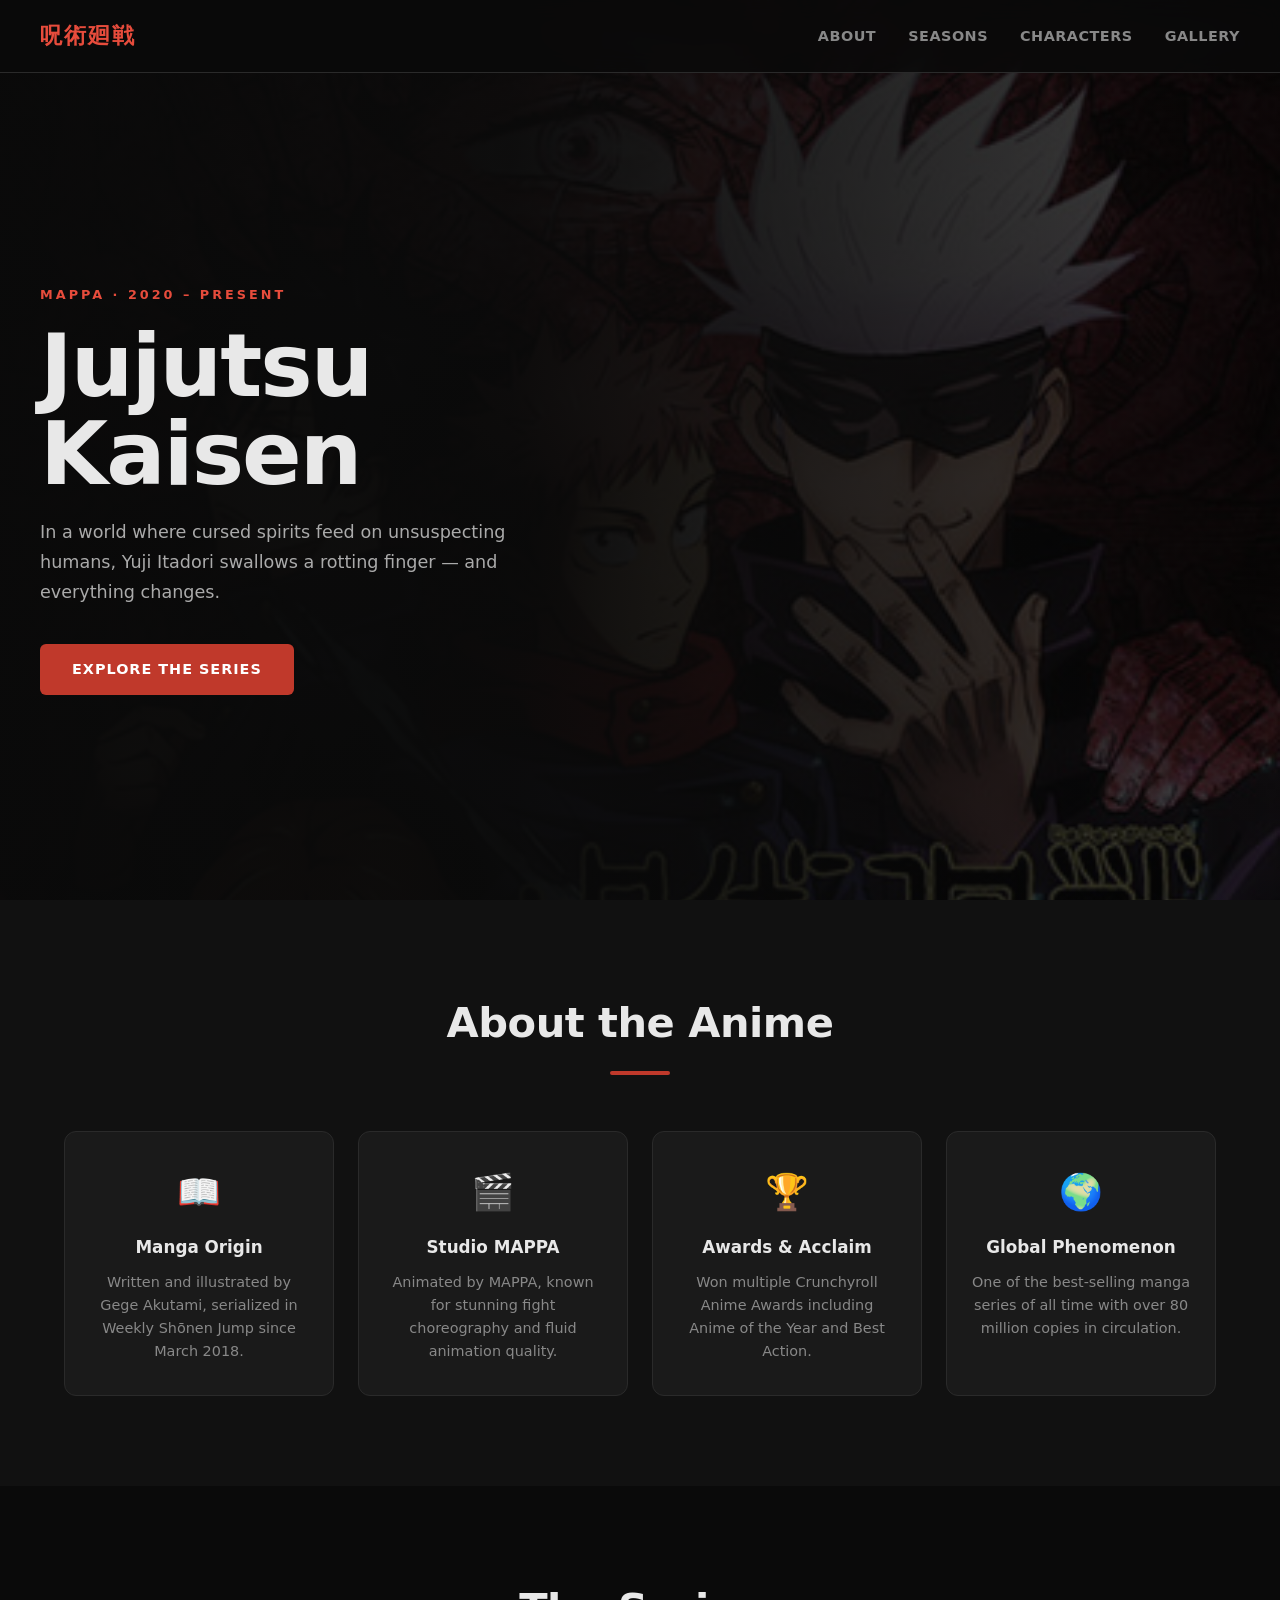
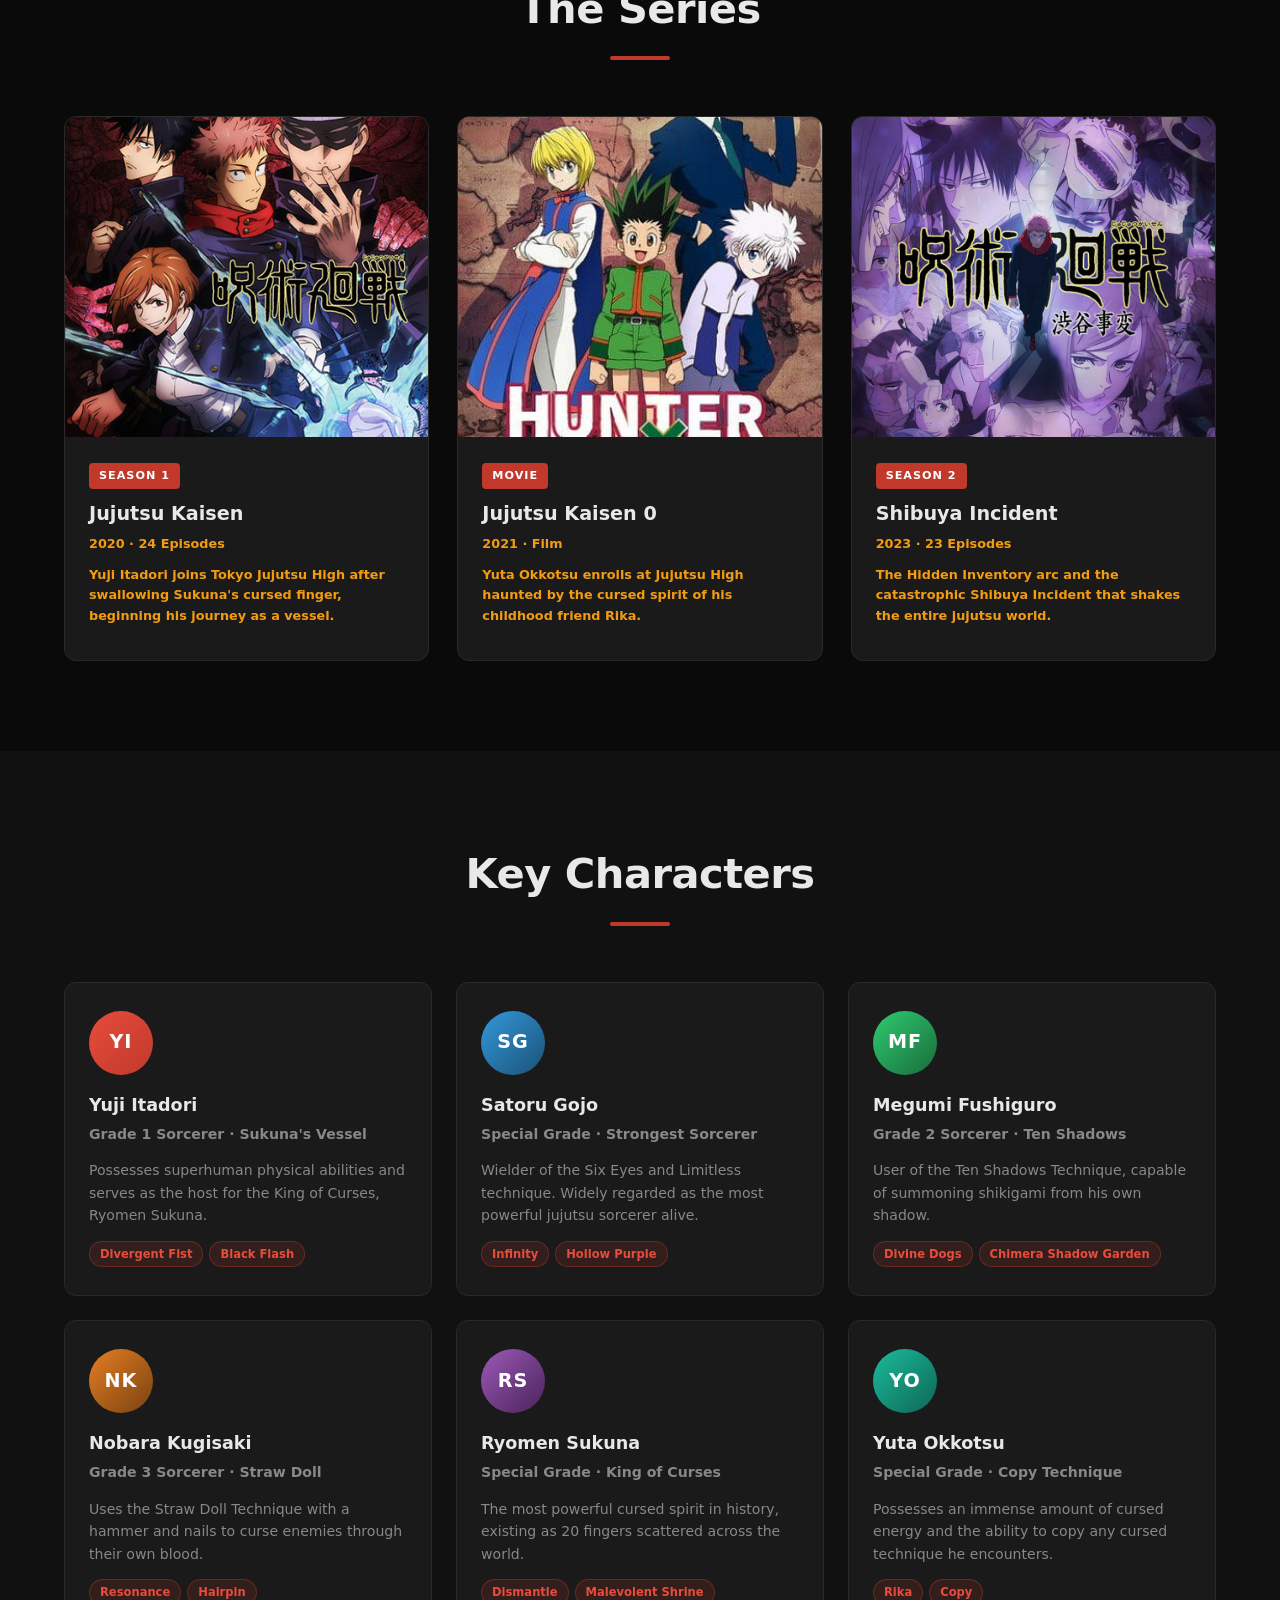
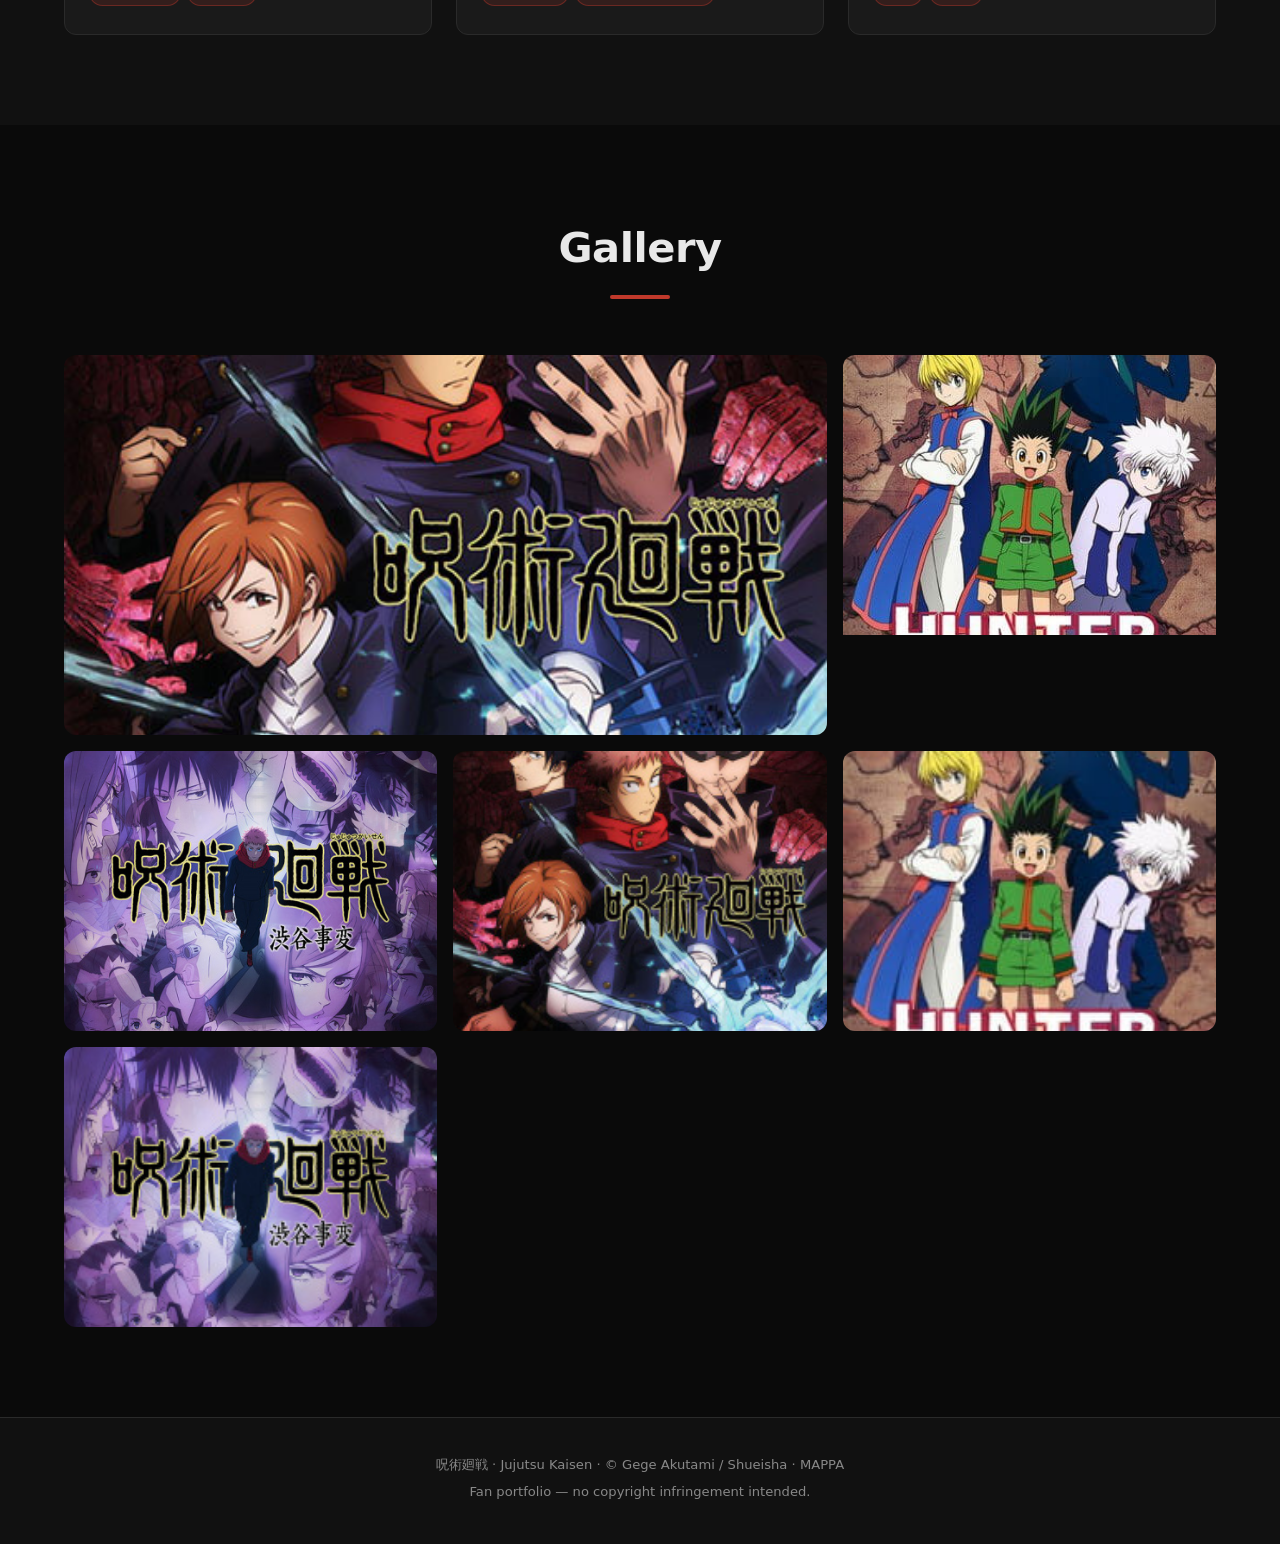
<file: jujutsu-kaisen/index.html>
<!DOCTYPE html>
<html lang="en">
<head>
  <meta charset="UTF-8" />
  <meta name="viewport" content="width=device-width, initial-scale=1.0" />
  <title>Jujutsu Kaisen | Anime Portfolio</title>
  <link rel="stylesheet" href="style.css" />
</head>
<body>

  <!-- NAV -->
  <nav class="navbar">
    <div class="nav-logo">呪術廻戦</div>
    <ul class="nav-links">
      <li><a href="#about">About</a></li>
      <li><a href="#seasons">Seasons</a></li>
      <li><a href="#characters">Characters</a></li>
      <li><a href="#gallery">Gallery</a></li>
    </ul>
    <div class="hamburger" id="hamburger">&#9776;</div>
  </nav>

  <!-- HERO -->
  <section class="hero">
    <div class="hero-overlay"></div>
    <div class="hero-content">
      <p class="hero-tag">MAPPA · 2020 – Present</p>
      <h1>Jujutsu Kaisen</h1>
      <p class="hero-sub">In a world where cursed spirits feed on unsuspecting humans, Yuji Itadori swallows a rotting finger — and everything changes.</p>
      <a href="#seasons" class="btn-primary">Explore the Series</a>
    </div>
    <img src="images/jjk-s1.jpg" alt="Jujutsu Kaisen Season 1" class="hero-bg-img" />
  </section>

  <!-- ABOUT -->
  <section class="about section" id="about">
    <div class="container">
      <h2 class="section-title">About the Anime</h2>
      <div class="about-grid">
        <div class="about-card">
          <span class="about-icon">📖</span>
          <h3>Manga Origin</h3>
          <p>Written and illustrated by Gege Akutami, serialized in Weekly Shōnen Jump since March 2018.</p>
        </div>
        <div class="about-card">
          <span class="about-icon">🎬</span>
          <h3>Studio MAPPA</h3>
          <p>Animated by MAPPA, known for stunning fight choreography and fluid animation quality.</p>
        </div>
        <div class="about-card">
          <span class="about-icon">🏆</span>
          <h3>Awards & Acclaim</h3>
          <p>Won multiple Crunchyroll Anime Awards including Anime of the Year and Best Action.</p>
        </div>
        <div class="about-card">
          <span class="about-icon">🌍</span>
          <h3>Global Phenomenon</h3>
          <p>One of the best-selling manga series of all time with over 80 million copies in circulation.</p>
        </div>
      </div>
    </div>
  </section>

  <!-- SEASONS -->
  <section class="seasons section" id="seasons">
    <div class="container">
      <h2 class="section-title">The Series</h2>
      <div class="seasons-grid">
        <div class="season-card">
          <img src="images/jjk-s1.jpg" alt="Season 1" />
          <div class="season-info">
            <span class="season-badge">Season 1</span>
            <h3>Jujutsu Kaisen</h3>
            <p>2020 · 24 Episodes</p>
            <p class="season-desc">Yuji Itadori joins Tokyo Jujutsu High after swallowing Sukuna's cursed finger, beginning his journey as a vessel.</p>
          </div>
        </div>
        <div class="season-card">
          <img src="images/jjk-movie.jpg" alt="JJK 0 Movie" />
          <div class="season-info">
            <span class="season-badge">Movie</span>
            <h3>Jujutsu Kaisen 0</h3>
            <p>2021 · Film</p>
            <p class="season-desc">Yuta Okkotsu enrolls at Jujutsu High haunted by the cursed spirit of his childhood friend Rika.</p>
          </div>
        </div>
        <div class="season-card">
          <img src="images/jjk-s2.jpg" alt="Season 2" />
          <div class="season-info">
            <span class="season-badge">Season 2</span>
            <h3>Shibuya Incident</h3>
            <p>2023 · 23 Episodes</p>
            <p class="season-desc">The Hidden Inventory arc and the catastrophic Shibuya Incident that shakes the entire jujutsu world.</p>
          </div>
        </div>
      </div>
    </div>
  </section>

  <!-- CHARACTERS -->
  <section class="characters section" id="characters">
    <div class="container">
      <h2 class="section-title">Key Characters</h2>
      <div class="chars-grid">
        <div class="char-card">
          <div class="char-avatar" style="background: linear-gradient(135deg, #e74c3c, #c0392b);">YI</div>
          <h3>Yuji Itadori</h3>
          <p class="char-role">Grade 1 Sorcerer · Sukuna's Vessel</p>
          <p>Possesses superhuman physical abilities and serves as the host for the King of Curses, Ryomen Sukuna.</p>
          <div class="char-tags"><span>Divergent Fist</span><span>Black Flash</span></div>
        </div>
        <div class="char-card">
          <div class="char-avatar" style="background: linear-gradient(135deg, #3498db, #1a5276);">SG</div>
          <h3>Satoru Gojo</h3>
          <p class="char-role">Special Grade · Strongest Sorcerer</p>
          <p>Wielder of the Six Eyes and Limitless technique. Widely regarded as the most powerful jujutsu sorcerer alive.</p>
          <div class="char-tags"><span>Infinity</span><span>Hollow Purple</span></div>
        </div>
        <div class="char-card">
          <div class="char-avatar" style="background: linear-gradient(135deg, #2ecc71, #1a6b3a);">MF</div>
          <h3>Megumi Fushiguro</h3>
          <p class="char-role">Grade 2 Sorcerer · Ten Shadows</p>
          <p>User of the Ten Shadows Technique, capable of summoning shikigami from his own shadow.</p>
          <div class="char-tags"><span>Divine Dogs</span><span>Chimera Shadow Garden</span></div>
        </div>
        <div class="char-card">
          <div class="char-avatar" style="background: linear-gradient(135deg, #e67e22, #784212);">NK</div>
          <h3>Nobara Kugisaki</h3>
          <p class="char-role">Grade 3 Sorcerer · Straw Doll</p>
          <p>Uses the Straw Doll Technique with a hammer and nails to curse enemies through their own blood.</p>
          <div class="char-tags"><span>Resonance</span><span>Hairpin</span></div>
        </div>
        <div class="char-card">
          <div class="char-avatar" style="background: linear-gradient(135deg, #9b59b6, #4a235a);">RS</div>
          <h3>Ryomen Sukuna</h3>
          <p class="char-role">Special Grade · King of Curses</p>
          <p>The most powerful cursed spirit in history, existing as 20 fingers scattered across the world.</p>
          <div class="char-tags"><span>Dismantle</span><span>Malevolent Shrine</span></div>
        </div>
        <div class="char-card">
          <div class="char-avatar" style="background: linear-gradient(135deg, #1abc9c, #0e6655);">YO</div>
          <h3>Yuta Okkotsu</h3>
          <p class="char-role">Special Grade · Copy Technique</p>
          <p>Possesses an immense amount of cursed energy and the ability to copy any cursed technique he encounters.</p>
          <div class="char-tags"><span>Rika</span><span>Copy</span></div>
        </div>
      </div>
    </div>
  </section>

  <!-- GALLERY -->
  <section class="gallery section" id="gallery">
    <div class="container">
      <h2 class="section-title">Gallery</h2>
      <div class="gallery-grid">
        <div class="gallery-item large"><img src="images/jjk-s1.jpg" alt="JJK Season 1" /><div class="gallery-overlay"><p>Season 1 — 2020</p></div></div>
        <div class="gallery-item"><img src="images/jjk-movie.jpg" alt="JJK 0 Movie" /><div class="gallery-overlay"><p>JJK 0 Movie</p></div></div>
        <div class="gallery-item"><img src="images/jjk-s2.jpg" alt="JJK Season 2" /><div class="gallery-overlay"><p>Season 2 — 2023</p></div></div>
        <div class="gallery-item"><img src="images/jjk-thumb.jpg" alt="JJK Cover" /><div class="gallery-overlay"><p>Official Cover</p></div></div>
        <div class="gallery-item"><img src="images/jjk-movie-thumb.jpg" alt="Movie Thumb" /><div class="gallery-overlay"><p>Movie Poster</p></div></div>
        <div class="gallery-item"><img src="images/jjk-season2.jpg" alt="Season 2 Alt" /><div class="gallery-overlay"><p>Shibuya Arc</p></div></div>
      </div>
    </div>
  </section>

  <!-- FOOTER -->
  <footer class="footer">
    <p>呪術廻戦 · Jujutsu Kaisen · © Gege Akutami / Shueisha · MAPPA</p>
    <p>Fan portfolio — no copyright infringement intended.</p>
  </footer>

  <script src="script.js"></script>
</body>
</html>
</file>
<file: jujutsu-kaisen/style.css>
/* ===== RESET & BASE ===== */
*, *::before, *::after { margin: 0; padding: 0; box-sizing: border-box; }

:root {
  --black: #0a0a0a;
  --dark: #111111;
  --card-bg: #1a1a1a;
  --accent: #c0392b;
  --accent2: #e74c3c;
  --gold: #f39c12;
  --text: #e8e8e8;
  --muted: #888;
  --border: #2a2a2a;
  --radius: 12px;
}

html { scroll-behavior: smooth; }

body {
  font-family: 'Segoe UI', system-ui, sans-serif;
  background: var(--black);
  color: var(--text);
  line-height: 1.6;
}

a { text-decoration: none; color: inherit; }
img { width: 100%; display: block; }

.container { max-width: 1200px; margin: 0 auto; padding: 0 24px; }

.section { padding: 90px 0; }

.section-title {
  font-size: clamp(1.8rem, 4vw, 2.6rem);
  font-weight: 800;
  text-align: center;
  margin-bottom: 56px;
  position: relative;
  letter-spacing: -0.5px;
}
.section-title::after {
  content: '';
  display: block;
  width: 60px;
  height: 4px;
  background: var(--accent);
  margin: 14px auto 0;
  border-radius: 2px;
}

/* ===== NAVBAR ===== */
.navbar {
  position: fixed;
  top: 0; left: 0; right: 0;
  z-index: 100;
  display: flex;
  align-items: center;
  justify-content: space-between;
  padding: 18px 40px;
  background: rgba(10,10,10,0.85);
  backdrop-filter: blur(12px);
  border-bottom: 1px solid var(--border);
  transition: background 0.3s;
}
.nav-logo {
  font-size: 1.4rem;
  font-weight: 900;
  color: var(--accent2);
  letter-spacing: 2px;
}
.nav-links { display: flex; gap: 32px; list-style: none; }
.nav-links a {
  font-size: 0.9rem;
  font-weight: 600;
  letter-spacing: 0.5px;
  color: var(--muted);
  transition: color 0.2s;
  text-transform: uppercase;
}
.nav-links a:hover { color: var(--text); }
.hamburger { display: none; font-size: 1.5rem; cursor: pointer; color: var(--text); }

/* ===== HERO ===== */
.hero {
  position: relative;
  min-height: 100vh;
  display: flex;
  align-items: center;
  overflow: hidden;
}
.hero-bg-img {
  position: absolute;
  inset: 0;
  width: 100%;
  height: 100%;
  object-fit: cover;
  object-position: center top;
  filter: brightness(0.35) saturate(0.8);
  z-index: 0;
}
.hero-overlay {
  position: absolute;
  inset: 0;
  background: linear-gradient(to right, rgba(10,10,10,0.95) 40%, rgba(10,10,10,0.3));
  z-index: 1;
}
.hero-content {
  position: relative;
  z-index: 2;
  max-width: 640px;
  padding: 0 40px;
  margin-top: 80px;
}
.hero-tag {
  font-size: 0.8rem;
  font-weight: 700;
  letter-spacing: 3px;
  text-transform: uppercase;
  color: var(--accent2);
  margin-bottom: 16px;
}
.hero-content h1 {
  font-size: clamp(3rem, 8vw, 5.5rem);
  font-weight: 900;
  line-height: 1;
  letter-spacing: -2px;
  margin-bottom: 20px;
}
.hero-sub {
  font-size: 1.1rem;
  color: #aaa;
  max-width: 480px;
  margin-bottom: 36px;
  line-height: 1.7;
}
.btn-primary {
  display: inline-block;
  padding: 14px 32px;
  background: var(--accent);
  color: #fff;
  font-weight: 700;
  font-size: 0.9rem;
  letter-spacing: 1px;
  text-transform: uppercase;
  border-radius: 6px;
  transition: background 0.2s, transform 0.2s;
}
.btn-primary:hover { background: var(--accent2); transform: translateY(-2px); }

/* ===== ABOUT ===== */
.about { background: var(--dark); }
.about-grid {
  display: grid;
  grid-template-columns: repeat(auto-fit, minmax(220px, 1fr));
  gap: 24px;
}
.about-card {
  background: var(--card-bg);
  border: 1px solid var(--border);
  border-radius: var(--radius);
  padding: 32px 24px;
  text-align: center;
  transition: border-color 0.2s, transform 0.2s;
}
.about-card:hover { border-color: var(--accent); transform: translateY(-4px); }
.about-icon { font-size: 2.2rem; display: block; margin-bottom: 14px; }
.about-card h3 { font-size: 1.05rem; font-weight: 700; margin-bottom: 10px; }
.about-card p { font-size: 0.9rem; color: var(--muted); line-height: 1.6; }

/* ===== SEASONS ===== */
.seasons { background: var(--black); }
.seasons-grid {
  display: grid;
  grid-template-columns: repeat(auto-fit, minmax(300px, 1fr));
  gap: 28px;
}
.season-card {
  background: var(--card-bg);
  border-radius: var(--radius);
  overflow: hidden;
  border: 1px solid var(--border);
  transition: transform 0.25s, border-color 0.25s;
}
.season-card:hover { transform: translateY(-6px); border-color: var(--accent); }
.season-card img { height: 320px; object-fit: cover; transition: transform 0.4s; }
.season-card:hover img { transform: scale(1.04); }
.season-info { padding: 24px; }
.season-badge {
  display: inline-block;
  background: var(--accent);
  color: #fff;
  font-size: 0.7rem;
  font-weight: 700;
  letter-spacing: 1px;
  text-transform: uppercase;
  padding: 4px 10px;
  border-radius: 4px;
  margin-bottom: 10px;
}
.season-info h3 { font-size: 1.2rem; font-weight: 800; margin-bottom: 4px; }
.season-info > p { font-size: 0.8rem; color: var(--gold); font-weight: 600; margin-bottom: 10px; }
.season-desc { font-size: 0.88rem; color: var(--muted); line-height: 1.6; }

/* ===== CHARACTERS ===== */
.characters { background: var(--dark); }
.chars-grid {
  display: grid;
  grid-template-columns: repeat(auto-fit, minmax(280px, 1fr));
  gap: 24px;
}
.char-card {
  background: var(--card-bg);
  border: 1px solid var(--border);
  border-radius: var(--radius);
  padding: 28px 24px;
  transition: border-color 0.2s, transform 0.2s;
}
.char-card:hover { border-color: var(--accent); transform: translateY(-4px); }
.char-avatar {
  width: 64px; height: 64px;
  border-radius: 50%;
  display: flex; align-items: center; justify-content: center;
  font-size: 1.2rem; font-weight: 900;
  color: #fff;
  margin-bottom: 16px;
  letter-spacing: 1px;
}
.char-card h3 { font-size: 1.1rem; font-weight: 800; margin-bottom: 4px; }
.char-role { font-size: 0.78rem; color: var(--accent2); font-weight: 600; margin-bottom: 10px; }
.char-card > p { font-size: 0.88rem; color: var(--muted); line-height: 1.6; margin-bottom: 14px; }
.char-tags { display: flex; flex-wrap: wrap; gap: 6px; }
.char-tags span {
  background: rgba(192,57,43,0.15);
  border: 1px solid rgba(192,57,43,0.4);
  color: var(--accent2);
  font-size: 0.72rem;
  font-weight: 600;
  padding: 3px 10px;
  border-radius: 20px;
}

/* ===== GALLERY ===== */
.gallery { background: var(--black); }
.gallery-grid {
  display: grid;
  grid-template-columns: repeat(3, 1fr);
  grid-template-rows: auto auto;
  gap: 16px;
}
.gallery-item {
  position: relative;
  overflow: hidden;
  border-radius: var(--radius);
  cursor: pointer;
}
.gallery-item.large { grid-column: span 2; }
.gallery-item img { height: 280px; object-fit: cover; transition: transform 0.4s; }
.gallery-item.large img { height: 380px; }
.gallery-item:hover img { transform: scale(1.06); }
.gallery-overlay {
  position: absolute;
  inset: 0;
  background: linear-gradient(to top, rgba(0,0,0,0.8) 0%, transparent 60%);
  display: flex;
  align-items: flex-end;
  padding: 20px;
  opacity: 0;
  transition: opacity 0.3s;
}
.gallery-item:hover .gallery-overlay { opacity: 1; }
.gallery-overlay p { font-size: 0.9rem; font-weight: 700; color: #fff; }

/* ===== FOOTER ===== */
.footer {
  background: var(--dark);
  border-top: 1px solid var(--border);
  text-align: center;
  padding: 36px 24px;
}
.footer p { font-size: 0.82rem; color: var(--muted); margin-bottom: 6px; }

/* ===== RESPONSIVE ===== */
@media (max-width: 768px) {
  .navbar { padding: 16px 20px; }
  .nav-links { display: none; flex-direction: column; position: absolute; top: 100%; left: 0; right: 0; background: var(--dark); padding: 20px; gap: 16px; border-bottom: 1px solid var(--border); }
  .nav-links.open { display: flex; }
  .hamburger { display: block; }
  .hero-content { padding: 0 20px; }
  .gallery-grid { grid-template-columns: 1fr 1fr; }
  .gallery-item.large { grid-column: span 2; }
}
@media (max-width: 480px) {
  .gallery-grid { grid-template-columns: 1fr; }
  .gallery-item.large { grid-column: span 1; }
}
</file>
